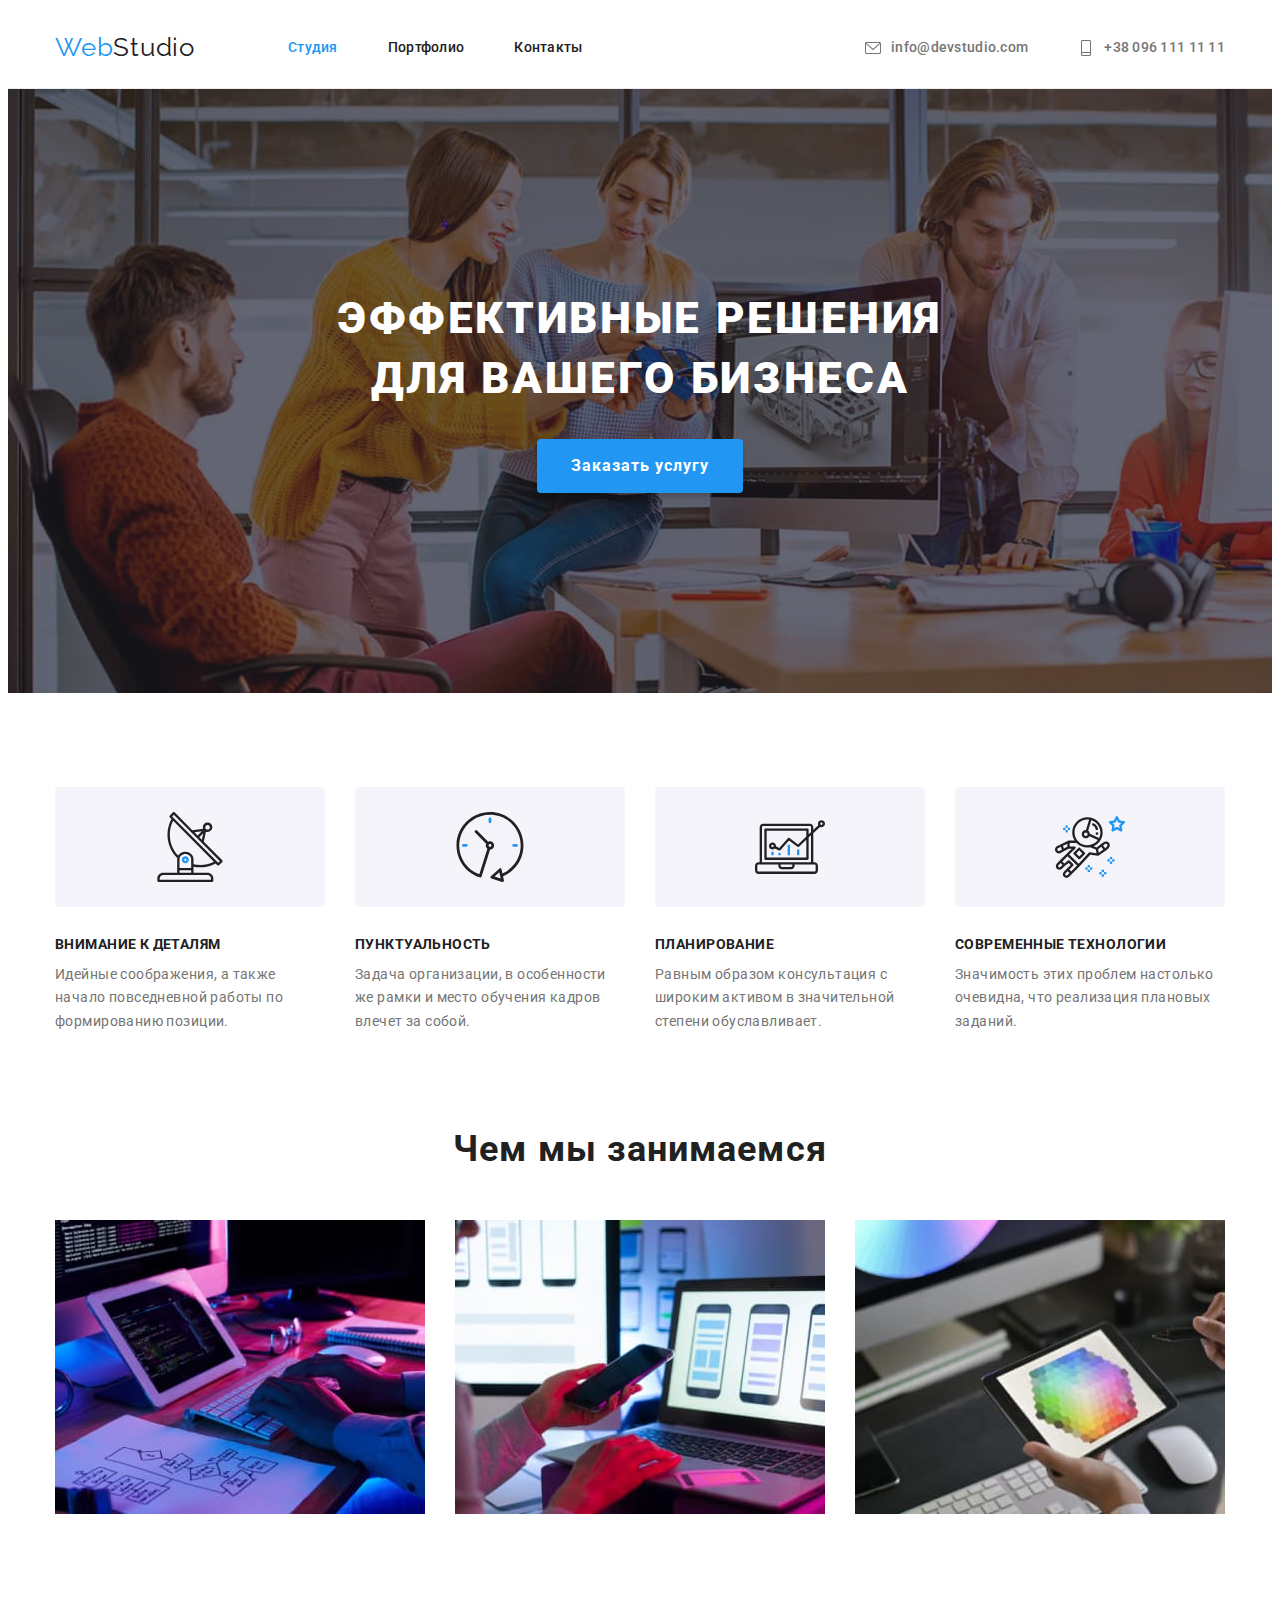
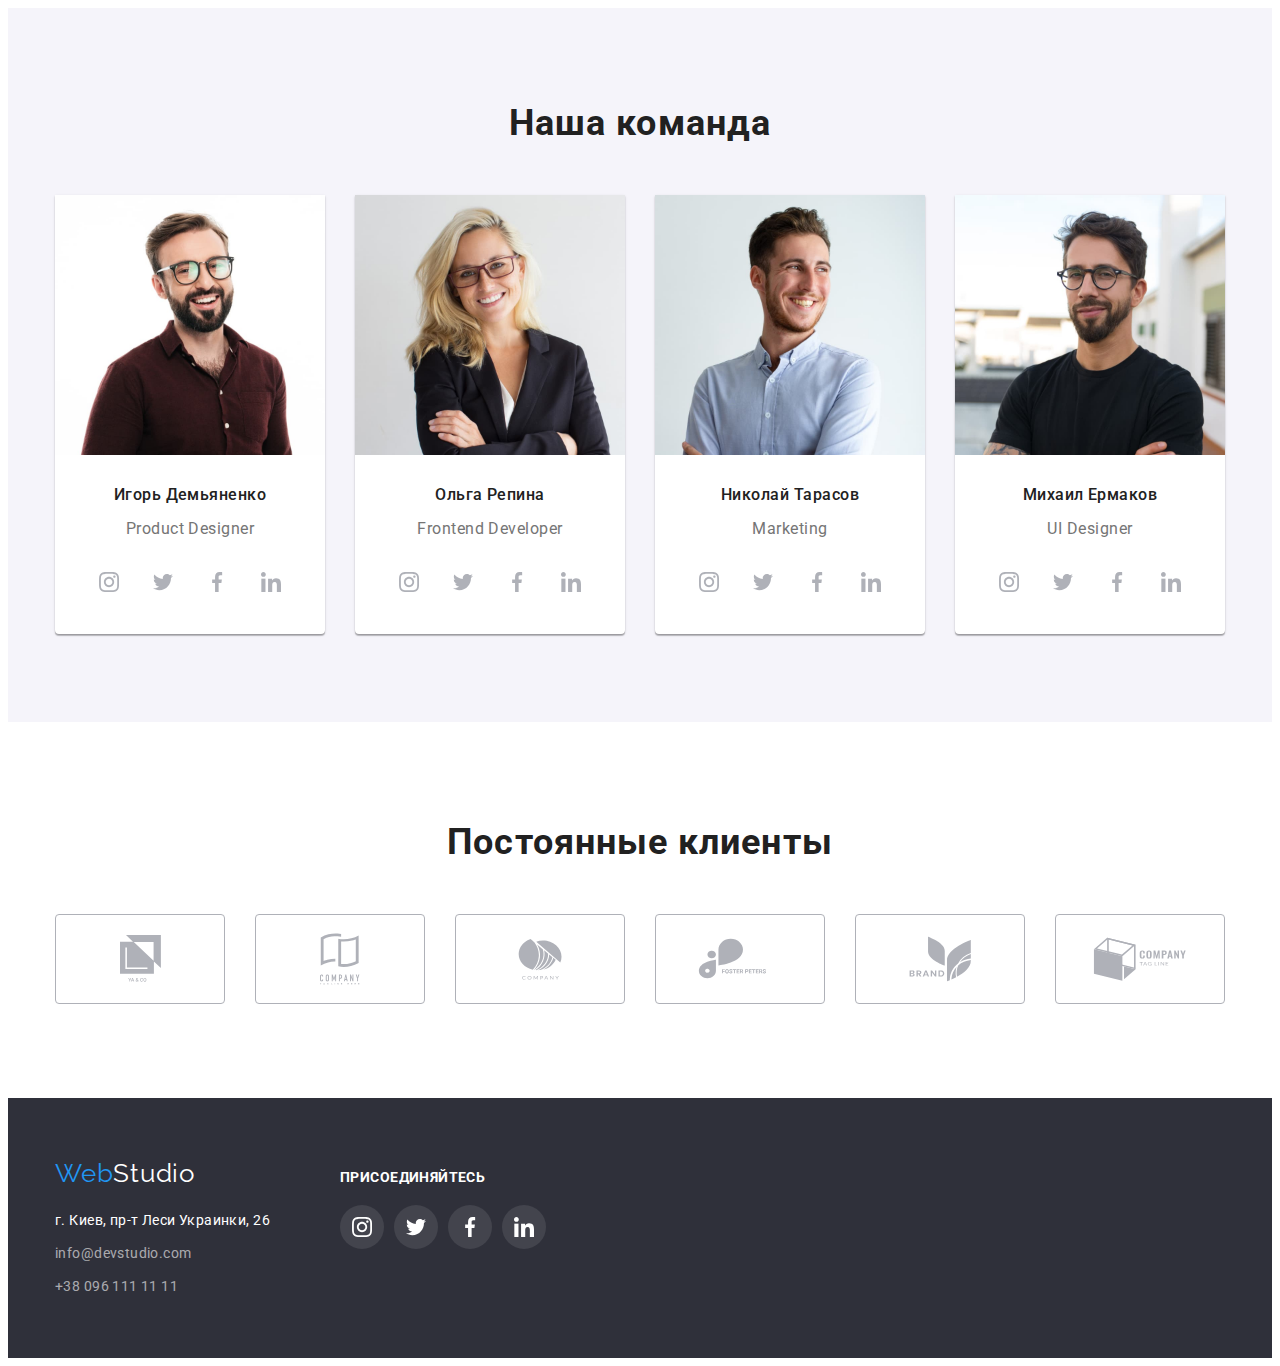
<file: index.html>
<!DOCTYPE html>
<html lang="ru">
<head>
    <meta charset="UTF-8">
    <meta http-equiv="X-UA-Compatible" content="IE=edge">
    <meta name="viewport" content="width=device-width, initial-scale=1.0">
    <title>Студия</title>
    <link rel="preconnect" href="https://fonts.googleapis.com">
    <link rel="preconnect" href="https://fonts.gstatic.com" crossorigin>
    <link href="https://fonts.googleapis.com/css2?family=Raleway:wght@700&family=Roboto:wght@400;500;700;900&display=swap" rel="stylesheet">
    <link rel="stylesheet" href="https://cdnjs.cloudflare.com/ajax/libs/modern-normalize/1.1.0/modern-normalize.min.css" integrity="sha512-wpPYUAdjBVSE4KJnH1VR1HeZfpl1ub8YT/NKx4PuQ5NmX2tKuGu6U/JRp5y+Y8XG2tV+wKQpNHVUX03MfMFn9Q==" crossorigin="anonymous" referrerpolicy="no-referrer" />
    <link rel="stylesheet" href="./css/styles.css">
</head>
    <body>
        <header class="header-studio">
            <div class="container header-container">
                <a class="link logo-hdr" href=""><span class="logo-accent">Web</span>Studio</a>
                <nav class="nav-block">
                    <ul class="site-nav">
                        <li class="site-nav-item"><a class="link-current" href="./index.html">Студия</a></li>
                        <li class="site-nav-item"><a class="link" href="./portfolio.html">Портфолио</a></li>
                        <li class="site-nav-item"><a class="link" href="">Контакты</a></li>
                    </ul>
                </nav>
                <ul class="contact-nav">
                    <li class="contact-nav-item">
                        <a class="link mail-hdr" href="mailto:info@devstudio.com">
                            <svg class="icon-mail" width="" height="">
                                <use href="./images/icons.svg#icon-mail"></use>
                            </svg>
                            info@devstudio.com
                        </a>
                    </li>
                    <li class="contact-nav-item">
                        <a class="link tel-hdr" href="tel:+380961111111">
                            <svg class="icon-tel">
                                <use href="./images/icons.svg#icon-phone"></use>
                            </svg>
                            +38 096 111 11 11
                        </a>
                    </li>
                </ul>
            </div>
        </header>
    <main>

    <!-- ГЕРОЙ -->

        <section class="order">
            <div class="container order-container">
                <h1 class="above-btn-txt">Эффективные решения для вашего бизнеса</h1>
                <button class="order-btn" type="button">Заказать услугу</button>
            </div>
        </section>
    
    <!-- ОСОБЕННОСТИ-->

    <section class="features" >
        <div class="container features-container">
            <ul class="features-list">
                <li class="features-list-item">
                    <div class="features-list-icon-container">
                        <svg class="features-list-icon">
                            <use href="./images/icons.svg#icon-antenna"width="70" height="70"></use>
                        </svg>
                    </div>
                    <h3 class="features-header">Внимание к деталям</h3>
                    <p class="features-description">Идейные соображения, а также начало повседневной работы по формированию позиции.</p>
                </li>
                <li class="features-list-item">
                    <div class="features-list-icon-container">
                        <svg class="features-list-icon">
                            <use href="./images/icons.svg#icon-clock" width="70" height="70"></use>
                        </svg>
                    </div>
                    <h3 class="features-header">Пунктуальность</h3>
                    <p class="features-description">Задача организации, в особенности же рамки и место обучения кадров влечет за собой.</p>
                </li>
                <li class="features-list-item">
                    <div class="features-list-icon-container">
                        <svg class="features-list-icon">
                            <use href="./images/icons.svg#icon-diagram" width="70" height="70"></use>
                        </svg>
                    </div>
                    <h3 class="features-header">Планирование</h3>
                    <p class="features-description">Равным образом консультация с широким активом в значительной степени обуславливает.</p>
                </li>
                    
                <li class="features-list-item">
                    <div class="features-list-icon-container">
                        <svg class="features-list-icon">
                            <use href="./images/icons.svg#icon-astronaut" width="70" height="70"></use>
                        </svg>
                    </div>
                    <h3 class="features-header">Современные технологии</h3>
                    <p class="features-description">Значимость этих проблем настолько очевидна, что реализация плановых заданий.</p>
                </li>
            </ul>
        </div>
    </section>

    <!-- УСЛУГИ -->

    <section class="service">
        <div class="container service">
            <h2 class="service-header">Чем мы занимаемся</h2>
            <ul class="service-list">
                <li class="service-list-item">
                    <img src="./images/photo_1.jpg" alt="Рабочее место в оффисе" width="370" height="294">
                </li>
                <li class="service-list-item">
                    <img src="./images/photo_2.jpg" alt="Разработка веб-интерфейса приложения" width="370" height="294">
                </li>
                <li class="service-list-item">
                    <img src="./images/photo_3.jpg" alt="Работа с графическим планшетом" width="370" height="294">
                </li>
            </ul>
        </div>
    </section>

    <!-- КОМАНДА -->

    <section class="team">
        <div class="container-team">
            <h2 class="team-header">Наша команда</h2>
            <ul class="team-list">
                <li class="team-list-item">
                    <img class="team-photo" src="./images/team_1.jpg" alt="Игорь Демьяненко" width="270" height="260">
                    <div class="team-text">
                        <h3 class="team-list-header">Игорь Демьяненко</h3>
                        <p class="team-list-activity">Product Designer</p>
                        <ul class="team-social-list">
                            <li class="team-social-list-item">
                                <a href="" class="team-social-list-item-link">
                                    <svg class="team-social-link-icon" width="20" height="20">
                                        <use href="./images/icons.svg#icon-instagram"></use>
                                    </svg>
                                </a>
                            </li>
                            <li class="team-social-list-item">
                                <a href="" class="team-social-list-item-link">
                                    <svg class="team-social-link-icon" width="20" height="20">
                                        <use href="./images/icons.svg#icon-twitter"></use>
                                    </svg>
                                </a>
                            </li>
                            <li class="team-social-list-item">
                                <a href="" class="team-social-list-item-link">
                                    <svg class="team-social-link-icon" width="20" height="20">
                                        <use href="./images/icons.svg#icon-facebook"></use>
                                    </svg>
                                </a>
                            </li>
                            <li class="team-social-list-item">
                                <a href="" class="team-social-list-item-link">
                                    <svg class="team-social-link-icon" width="20" height="20">
                                        <use href="./images/icons.svg#icon-linkedin"></use>
                                    </svg>
                                </a>
                            </li>
                        </ul>
                    </div>
                </li>
                <li class="team-list-item">
                    <img class="team-photo" src="./images/team_2.jpg" alt="Ольга Репина" width="270" height="260">
                    <div class="team-text">
                        <h3 class="team-list-header">Ольга Репина</h3>
                        <p class="team-list-activity">Frontend Developer</p>
                        <ul class="team-social-list">
                            <li class="team-social-list-item">
                                <a href="" class="team-social-list-item-link">
                                    <svg class="team-social-link-icon" width="20" height="20">
                                        <use href="./images/icons.svg#icon-instagram"></use>
                                    </svg>
                                </a>
                            </li>
                            <li class="team-social-list-item">
                                <a href="" class="team-social-list-item-link">
                                    <svg class="team-social-link-icon" width="20" height="20">
                                        <use href="./images/icons.svg#icon-twitter"></use>
                                    </svg>
                                </a>
                            </li>
                            <li class="team-social-list-item">
                                <a href="" class="team-social-list-item-link">
                                    <svg class="team-social-link-icon" width="20" height="20">
                                        <use href="./images/icons.svg#icon-facebook"></use>
                                    </svg>
                                </a>
                            </li>
                            <li class="team-social-list-item">
                                <a href="" class="team-social-list-item-link">
                                    <svg class="team-social-link-icon" width="20" height="20">
                                        <use href="./images/icons.svg#icon-linkedin"></use>
                                    </svg>
                                </a>
                            </li>
                        </ul>
                    </div>
                </li>
                <li class="team-list-item">
                    <img class="team-photo" src="./images/team_3.jpg" alt="Николай Тарасов" width="270" height="260">
                    <div class="team-text">
                        <h3 class="team-list-header">Николай Тарасов</h3>
                        <p class="team-list-activity">Marketing</p>
                        <ul class="team-social-list">
                            <li class="team-social-list-item">
                                <a href="" class="team-social-list-item-link">
                                    <svg class="team-social-link-icon" width="20" height="20">
                                        <use href="./images/icons.svg#icon-instagram"></use>
                                    </svg>
                                </a>
                            </li>
                            <li class="team-social-list-item">
                                <a href="" class="team-social-list-item-link">
                                    <svg class="team-social-link-icon" width="20" height="20">
                                        <use href="./images/icons.svg#icon-twitter"></use>
                                    </svg>
                                </a>
                            </li>
                            <li class="team-social-list-item">
                                <a href="" class="team-social-list-item-link">
                                    <svg class="team-social-link-icon" width="20" height="20">
                                        <use href="./images/icons.svg#icon-facebook"></use>
                                    </svg>
                                </a>
                            </li>
                            <li class="team-social-list-item">
                                <a href="" class="team-social-list-item-link">
                                    <svg class="team-social-link-icon" width="20" height="20">
                                        <use href="./images/icons.svg#icon-linkedin"></use>
                                    </svg>
                                </a>
                            </li>
                        </ul>
                    </div>                
                </li>
                <li class="team-list-item">
                    <img class="team-photo" src="./images/team_4.jpg" alt="Михаил Ермаков" width="270" height="260">
                    <div class="team-text">
                        <h3 class="team-list-header">Михаил Ермаков</h3>
                        <p class="team-list-activity">UI Designer</p>
                        <ul class="team-social-list">
                            <li class="team-social-list-item">
                                <a href="" class="team-social-list-item-link">
                                    <svg class="team-social-link-icon" width="20" height="20">
                                        <use href="./images/icons.svg#icon-instagram"></use>
                                    </svg>
                                </a>
                            </li>
                            <li class="team-social-list-item">
                                <a href="" class="team-social-list-item-link">
                                    <svg class="team-social-link-icon" width="20" height="20">
                                        <use href="./images/icons.svg#icon-twitter"></use>
                                    </svg>
                                </a>
                            </li>
                            <li class="team-social-list-item">
                                <a href="" class="team-social-list-item-link">
                                    <svg class="team-social-link-icon" width="20" height="20">
                                        <use href="./images/icons.svg#icon-facebook"></use>
                                    </svg>
                                </a>
                            </li>
                            <li class="team-social-list-item">
                                <a href="" class="team-social-list-item-link">
                                    <svg class="team-social-link-icon" width="20" height="20">
                                        <use href="./images/icons.svg#icon-linkedin"></use>
                                    </svg>
                                </a>
                            </li>
                        </ul>
                    </div>
                </li>
            </ul>
        </div>
    </section>
    <section class="clients">
        <div class="container clients-container">
            <h2 class="clients-header">Постоянные клиенты</h2>
            <ul class="clients-list">
                <li class="clients-list-item">
                    <a href="" class="clients-list-item-link">
                        <svg class="clients-icon" width="41" height="47">
                            <use href="./images/icons.svg#icon-logo"></use>
                        </svg>
                    </a>
                </li>
                <li class="clients-list-item">
                    <a href="" class="clients-list-item-link">
                        <svg class="clients-icon" width="40" height="52">
                            <use href="./images/icons.svg#icon-logo-1"></use>
                        </svg>
                    </a>
                </li>
                <li class="clients-list-item">
                    <a href="" class="clients-list-item-link">
                        <svg class="clients-icon" width="44" height="42">
                            <use href="./images/icons.svg#icon-logo-2"></use>
                        </svg>
                    </a>
                </li>
                <li class="clients-list-item">
                    <a href="" class="clients-list-item-link">
                        <svg class="clients-icon" width="85" height="41">
                            <use href="./images/icons.svg#icon-logo-3"></use>
                        </svg>
                    </a>
                </li>
                <li class="clients-list-item">
                    <a href="" class="clients-list-item-link">
                        <svg class="clients-icon" width="63" height="46">
                            <use href="./images/icons.svg#icon-logo-4"></use>
                        </svg>
                    </a>
                </li>
                <li class="clients-list-item">
                    <a href="" class="clients-list-item-link">
                        <svg class="clients-icon" width="94" height="44">
                            <use href="./images/icons.svg#icon-logo-5"></use>
                        </svg>
                    </a>
                </li>
            </ul>
        </div>
    </section>
</main>
    <footer class="footer-studio">
        <div class="container footer-container">
            <div class="footer-logo-adress">
            <a class="link logo-ftr" href=""><span class="logo-accent">Web</span>Studio</a>
            <address class="footer-adress">
                <ul class="adress-list">
                    <li class="adress-item"><a class="link adress-ftr" href="">г. Киев, пр-т Леси Украинки, 26</a></li>
                    <li class="adress-item"><a class="link mail-ftr" href="mailto:info@devstudio.com">info@devstudio.com</a></li>
                    <li class="adress-item"><a class="link tel-ftr" href="tel:+380961111111">+38 096 111 11 11</a></li>
                </ul>
            </address>
            </div>
            <div class="footer-social">
                <p class="footer-social-text">Присоединяйтесь</p>
                <ul class="footer-social-links-list">
                <li class="footer-social-links-item">
                    <a href="" class="footer-social-links-link">
                        <svg class="footer-social-icon" width="20" height="20">
                            <use href="./images/icons.svg#icon-instagram"></use>
                        </svg>
                    </a>
                </li>
                <li class="footer-social-links-item">
                    <a href="" class="footer-social-links-link">
                        <svg class="footer-social-icon" width="20" height="20">
                            <use href="./images/icons.svg#icon-twitter"></use>
                        </svg>
                    </a>
                </li>
                <li class="footer-social-links-item">
                    <a href="" class="footer-social-links-link">
                        <svg class="footer-social-icon" width="20" height="20">
                            <use href="./images/icons.svg#icon-facebook"></use>
                        </svg>
                    </a>
                </li>
                <li class="footer-social-links-item">
                    <a href="" class="footer-social-links-link">
                        <svg class="footer-social-icon" width="20" height="20">
                            <use href="./images/icons.svg#icon-linkedin"></use>
                        </svg>
                    </a>
                </li>
                </ul>

            </div>
        </div>
    </footer>
</body>
</html>
</file>
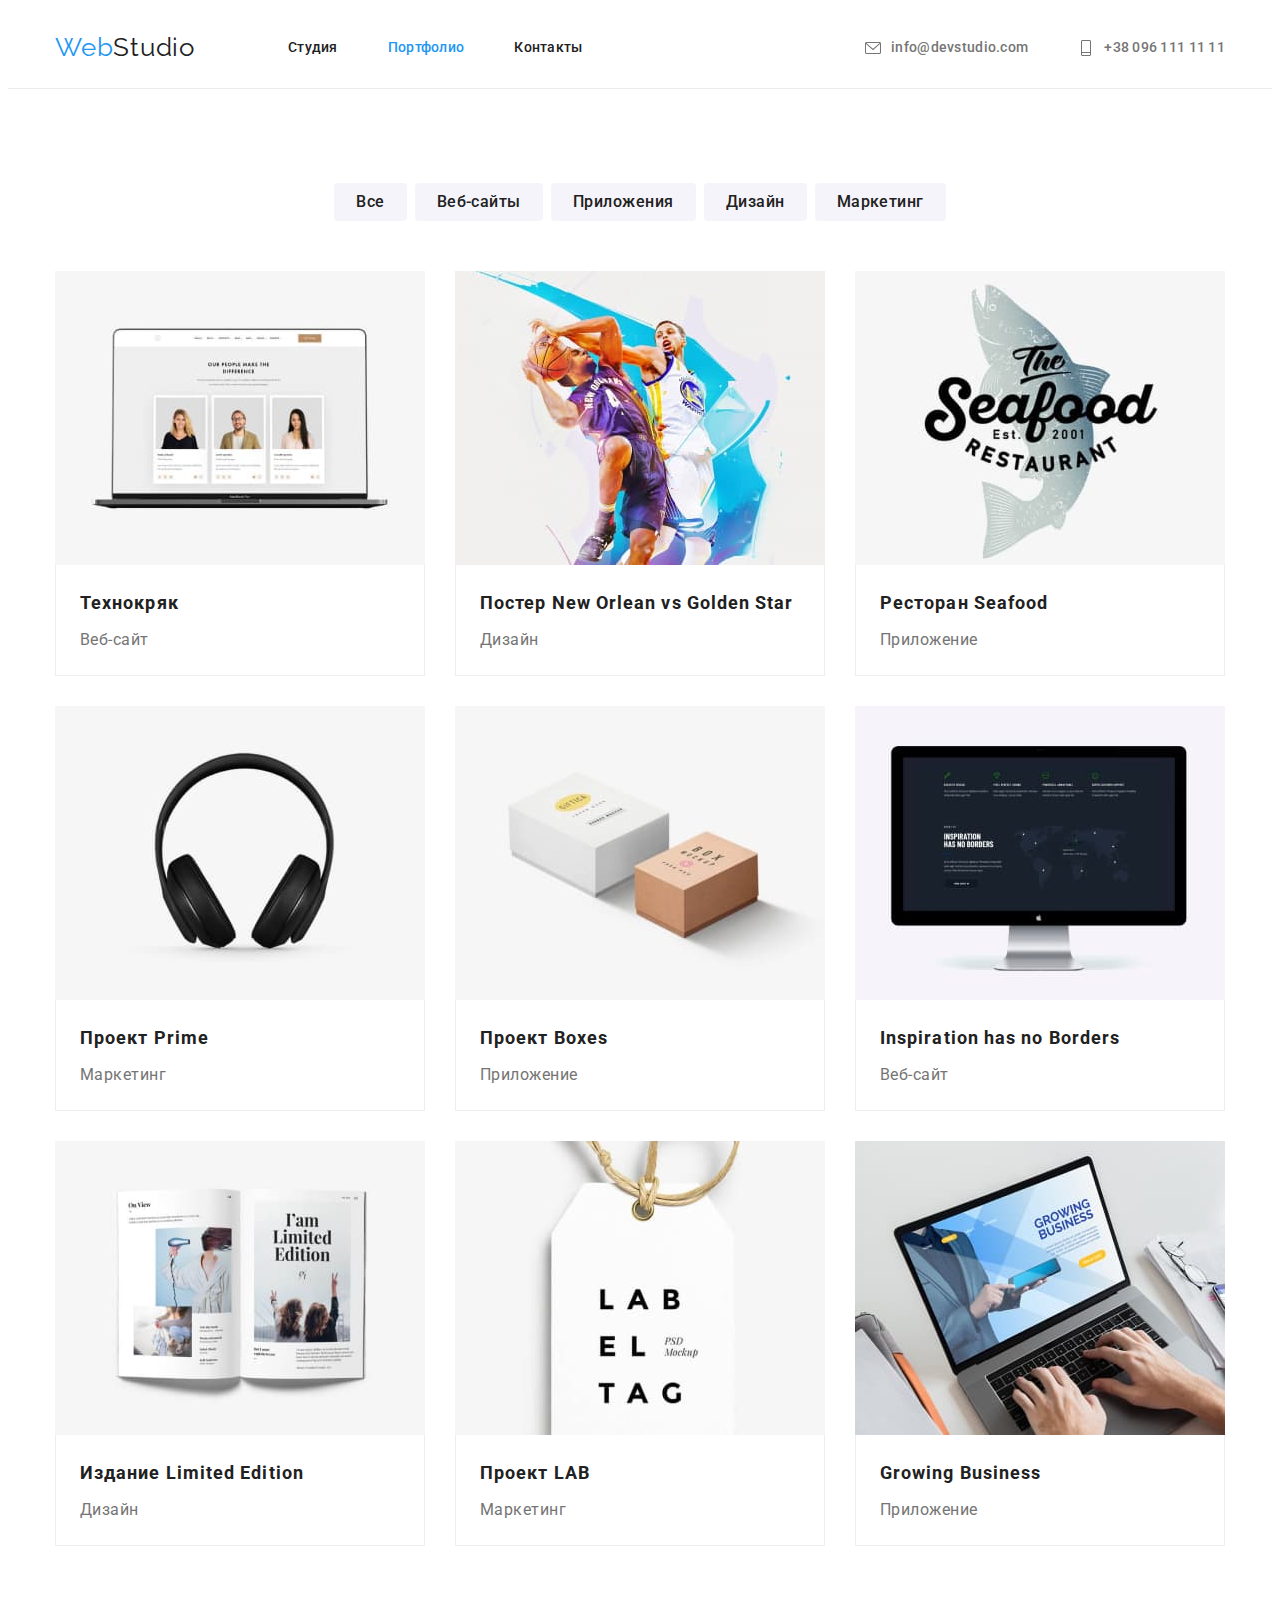
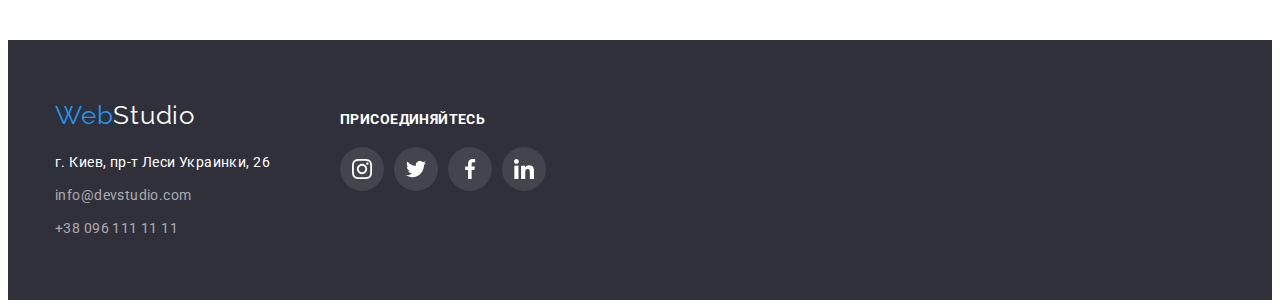
<file: portfolio.html>
<!DOCTYPE html>
<html lang="ru">

<head>
    <meta charset="UTF-8">
    <meta http-equiv="X-UA-Compatible" content="IE=edge">
    <meta name="viewport" content="width=device-width, initial-scale=1.0">
    <title>Портфолио</title>
    <link rel="preconnect" href="https://fonts.googleapis.com">
    <link rel="preconnect" href="https://fonts.gstatic.com" crossorigin>
    <link href="https://fonts.googleapis.com/css2?family=Raleway:wght@700&family=Roboto:wght@400;500;900&display=swap" rel="stylesheet">
    <link rel="stylesheet" href="https://cdnjs.cloudflare.com/ajax/libs/modern-normalize/1.1.0/modern-normalize.min.css" integrity="sha512-wpPYUAdjBVSE4KJnH1VR1HeZfpl1ub8YT/NKx4PuQ5NmX2tKuGu6U/JRp5y+Y8XG2tV+wKQpNHVUX03MfMFn9Q==" crossorigin="anonymous" referrerpolicy="no-referrer" />
    <link rel="stylesheet" href="./css/styles.css">
</head>

<body>
    <header class="header-studio">
        <div class="container header-container">
            <a class="link logo-hdr" href=""><span class="logo-accent">Web</span>Studio</a>
            <nav class="nav-block">
                <ul class="site-nav">
                    <li class="site-nav-item"><a class="link" href="./index.html">Студия</a></li>
                    <li class="site-nav-item"><a class="link-current" href="./portfolio.html">Портфолио</a></li>
                    <li class="site-nav-item"><a class="link" href="">Контакты</a></li>
                </ul>
            </nav>
            <ul class="contact-nav">
                <li class="contact-nav-item">
                    <a class="link mail-hdr" href="mailto:info@devstudio.com">
                        <svg class="icon-mail" width="" height="">
                            <use href="./images/icons.svg#icon-mail"></use>
                        </svg>
                        info@devstudio.com
                    </a>
                </li>
                <li class="contact-nav-item">
                    <a class="link tel-hdr" href="tel:+380961111111">
                        <svg class="icon-tel">
                            <use href="./images/icons.svg#icon-phone"></use>
                        </svg>
                        +38 096 111 11 11
                    </a>
                </li>
            </ul>
        </div>
    </header>
    <main class="portfolio-main">
        <section class="container portfolio-content">
            <div>
                <h1 class="hide">Портфолио</h1>
                <ul class="filter">
                    <li class="filter-item"><button class="filter-btn" type="button">Все</button></li>
                    <li class="filter-item"><button class="filter-btn" type="button">Веб-сайты</button></li>
                    <li class="filter-item"><button class="filter-btn" type="button">Приложения</button></li>
                    <li class="filter-item"><button class="filter-btn" type="button">Дизайн</button></li>
                    <li class="filter-item"><button class="filter-btn" type="button">Маркетинг</button></li>
                </ul>
                <ul class="products">
                    <li class="products-item">
                        <img src="./images/portfolio-1.jpg" alt="Технокряк" width="370" height="294">
                        <div class="products-photo-description"><h2 class="products-name">Технокряк</h2>
                        <p class="products-list-description">Веб-сайт</p>
                        </div>
                    </li>
                    <li class="products-item">
                        <img src="./images/portfolio-2.jpg" alt="Постер New Orlean vs Golden Star" width="370" height="294">
                        <div class="products-photo-description"><h2 class="products-name">Постер New Orlean vs Golden Star</h2>
                        <p class="products-list-description">Дизайн</p>
                        </div>
                    </li>
                    <li class="products-item">
                        <img src="./images/portfolio-3.jpg" alt="Ресторан Seafood" width="370" height="294">
                        <div class="products-photo-description"><h2 class="products-name">Ресторан Seafood</h2>
                        <p class="products-list-description">Приложение</p>
                        </div>
                    </li>
                        <li class="products-item">
                        <img src="./images/portfolio-4.jpg" alt="Проект Prime" width="370" height="294">
                        <div class="products-photo-description"><h2 class="products-name">Проект Prime</h2>
                        <p class="products-list-description">Маркетинг</p>
                        </div>
                    </li>
                    <li class="products-item">
                        <img src="./images/portfolio-5.jpg" alt="Проект Boxes" width="370" height="294">
                        <div class="products-photo-description"><h2 class="products-name">Проект Boxes</h2>
                        <p class="products-list-description">Приложение</p>
                        </div>
                    </li>
                    <li class="products-item">
                        <img src="./images/portfolio-6.jpg" alt="Inspiration has no Borders" width="370" height="294">
                        <div class="products-photo-description"><h2 class="products-name">Inspiration has no Borders</h2>
                        <p class="products-list-description">Веб-сайт</p>
                        </div>
                    </li>
                    <li class="products-item">
                        <img src="./images/portfolio-7.jpg" alt="Издание Limited Edition" width="370" height="294">
                        <div class="products-photo-description"> <h2 class="products-name">Издание Limited Edition</h2>
                        <p class="products-list-description">Дизайн</p>
                        </div>
                    </li>
                    <li class="products-item">
                        <img src="./images/portfolio-8.jpg" alt="Проект LAB" width="370" height="294">
                        <div class="products-photo-description"><h2 class="products-name">Проект LAB</h2>
                        <p class="products-list-description">Маркетинг</p>
                        </div>
                    </li>
                    <li class="products-item">
                        <img src="./images/portfolio-9.jpg" alt="Growing Business" width="370" height="294">
                        <div class="products-photo-description"><h2 class="products-name">Growing Business</h2>
                        <p class="products-list-description">Приложение</p>
                        </div>
                    </li>
                </ul>
            </div>    
        </section>
    </main>
        <footer class="footer-studio">
            <div class="container footer-container">
                <div class="footer-logo-adress">
                    <a class="link logo-ftr" href=""><span class="logo-accent">Web</span>Studio</a>
                    <address class="footer-adress">
                        <ul class="adress-list">
                            <li class="adress-item"><a class="link adress-ftr" href="">г. Киев, пр-т Леси Украинки, 26</a></li>
                            <li class="adress-item"><a class="link mail-ftr"
                                    href="mailto:info@devstudio.com">info@devstudio.com</a></li>
                            <li class="adress-item"><a class="link tel-ftr" href="tel:+380961111111">+38 096 111 11 11</a></li>
                        </ul>
                    </address>
                </div>
                <div class="footer-social">
                    <p class="footer-social-text">Присоединяйтесь</p>
                    <ul class="footer-social-links-list">
                        <li class="footer-social-links-item">
                            <a href="" class="footer-social-links-link">
                                <svg class="footer-social-icon" width="20" height="20">
                                    <use href="./images/icons.svg#icon-instagram"></use>
                                </svg>
                            </a>
                        </li>
                        <li class="footer-social-links-item">
                            <a href="" class="footer-social-links-link">
                                <svg class="footer-social-icon" width="20" height="20">
                                    <use href="./images/icons.svg#icon-twitter"></use>
                                </svg>
                            </a>
                        </li>
                        <li class="footer-social-links-item">
                            <a href="" class="footer-social-links-link">
                                <svg class="footer-social-icon" width="20" height="20">
                                    <use href="./images/icons.svg#icon-facebook"></use>
                                </svg>
                            </a>
                        </li>
                        <li class="footer-social-links-item">
                            <a href="" class="footer-social-links-link">
                                <svg class="footer-social-icon" width="20" height="20">
                                    <use href="./images/icons.svg#icon-linkedin"></use>
                                </svg>
                            </a>
                        </li>
                    </ul>
        
                </div>
            </div>
        </footer>
</body>

</html>
</file>
<file: css/styles.css>
*,
::after,
::before {
  box-sizing: border-box;
}

:root {
  --primary-text-color: #212121;
  --accent-color: #2196f3;
  --primary-white-color: #ffffff;
  --primary-grey-color: #757575;
  --background-icon-color: #f5f4fa;
  --icon-color: #afb1b8;
}

body {
  font-family: "Raleway", sans-serif;
  font-family: "Roboto", sans-serif;
  color: var(--primary-text-color);
}

p,
h1,
h2,
h3,
h4,
h5,
h6 {
  margin: 0;
}

ul {
  margin: 0;
  padding: 0;
}

img {
  display: block;
  min-width: 100%;
}

section {
  padding: 94px 0 94px 0;
}

.container {
  width: 1200px;
  margin: 0 auto;
  padding: 0 15px 0 15px;
}

.hide {
  opacity: 0;
  font-size: 0px;
  line-height: 0px;
  display: none;
  color: transparent;
  visibility: hidden;
  overflow: hidden;
  width: 0px;
  height: 0px;
}

a {
  text-decoration: none;
  color: var(--primary-text-color);
}

li {
  list-style-type: none;
}

.logo-accent {
  color: var(--accent-color);
}

.link-current {
  color: var(--accent-color);
}

[Type="button"]:hover,
[Type="button"]:focus {
  color: var(--primary-white-color);
  background-color: var(--accent-color);
  cursor: pointer;
}

.link:hover,
.link:focus {
  color: var(--accent-color);
  fill: var(--accent-color);
}

.header-studio {
  border-bottom: 1px solid #ececec;
}

.header-container {
  display: flex;
  align-items: center;
}

.logo-hdr {
  color: var(--primary-text-color);
  font-family: "Raleway";
  font-size: 26px;
  line-height: 1.19;
  letter-spacing: 0.03em;
  margin-right: 93px;
  padding-top: 24px;
  padding-bottom: 25px;
}

.nav-block {
  display: flex;
}

.site-nav {
  display: flex;
  color: var(--primary-text-color);
  font-size: 14px;
  line-height: 1.14;
  font-weight: 500;
  letter-spacing: 0.02em;
}

.site-nav-item:not(:last-child) {
  margin-right: 50px;
}

.contact-nav {
  display: flex;
  margin-left: auto;
  font-size: 14px;
  line-height: 1.14;
  font-weight: 500;
  letter-spacing: 0.02em;
}

.site-nav a,
.contact-nav a {
  padding-top: 32px;
  padding-bottom: 32px;
}

.contact-nav-item:not(:last-child) {
  margin-right: 50px;
}

.mail-hdr,
.tel-hdr {
  display: flex;
  align-items: center;
  color: #757575;
  fill: #757575;
}

.icon-mail {
  width: 16px;
  height: 16px;
  margin-right: 10px;
}

.icon-tel {
  width: 16px;
  height: 16px;
  margin-right: 10px;
}

.order {
  background-image: linear-gradient(
      rgba(47, 48, 58, 0.4),
      rgba(47, 48, 58, 0.4)
    ),
    url(../images/background-team.jpg);
  background-repeat: no-repeat;
  background-size: cover;
  padding-top: 200px;
  padding-bottom: 200px;
}

.order-container {
  text-align: center;
}

.above-btn-txt {
  text-transform: uppercase;
  color: var(--primary-white-color);
  font-size: 44px;
  line-height: 1.36;
  font-weight: 900;
  letter-spacing: 0.06em;
  margin: auto;
  margin-bottom: 30px;
  width: 696px;
}

.order-btn {
  font-family: "Roboto";
  font-size: 16px;
  line-height: 1.87;
  font-weight: 700;
  letter-spacing: 0.06em;
  color: var(--primary-white-color);
  background-color: var(--accent-color);
  padding: 10px 32px 10px 32px;
  border-radius: 4px;
  border-color: transparent;
  box-shadow: 0px 4px 4px rgb(0 0 0 / 15%);
}

.features {
  padding-bottom: 0;
}

.features-list {
  display: flex;
  flex-wrap: wrap;
  margin-left: -30px;
  margin-top: -30px;
}

.features-list-item {
  flex-basis: calc(100% / 4 - 30px);
  margin-left: 30px;
  margin-top: 30px;
}

.features-list-icon-container {
  display: flex;
  justify-content: center;
  align-items: center;
  margin-bottom: 30px;
  width: 270px;
  height: 120px;
  border-radius: 4px;
  background: var(--background-icon-color);
}

.features-list-icon {
  width: 70px;
  height: 70px;
  fill: var(--primary-text-color);
}

.features h3 {
  text-transform: uppercase;
  font-size: 14px;
  line-height: 1.14;
  font-weight: 700;
  letter-spacing: 0.03em;
  margin-bottom: 10px;
}

.features p {
  color: #757575;
  font-size: 14px;
  line-height: 1.71;
  font-weight: 400;
  letter-spacing: 0.03em;
}

.service h2 {
  color: var(--primary-text-color);
  font-size: 36px;
  line-height: 1.17;
  font-weight: 700;
  letter-spacing: 0.03em;
  margin-bottom: 50px;
  text-align: center;
}

.service-list {
  display: flex;
  justify-content: center;
  margin-left: -30px;
  margin-top: -30px;
}

.service-list-item {
  margin-left: 30px;
  margin-top: 30px;
}

.service-list-item:not(:first-child) {
  margin-left: 30px;
}
.team {
  background-color: #f5f4fa;
  margin-bottom: 6px;
  padding-bottom: 88px;
  padding-top: 94px;
}

.team-list {
  display: flex;
  justify-content: center;
}

.team-list-item {
  background: var(--primary-white-color);
  box-shadow: 0px 1px 3px rgba(0, 0, 0, 0.12), 0px 1px 1px rgba(0, 0, 0, 0.14),
    0px 2px 1px rgba(0, 0, 0, 0.2);
  border-radius: 0px 0px 4px 4px;
}

.team-list-item:not(:last-child) {
  margin-right: 30px;
}

.team h2 {
  color: var(--primary-text-color);
  font-size: 36px;
  line-height: 1.17;
  font-weight: 700;
  letter-spacing: 0.03em;
  text-align: center;
  margin-bottom: 50px;
}

.team-text {
  padding-top: 30px;
  padding-bottom: 30px;
}

.team h3 {
  color: var(--primary-text-color);
  font-size: 16px;
  line-height: 1.19;
  font-weight: 500;
  letter-spacing: 0.03em;
  margin-bottom: 10px;
  text-align: center;
}

.team p {
  color: #757575;
  font-size: 16px;
  line-height: 1.9;
  font-weight: 400;
  letter-spacing: 0.03em;
  text-align: center;
  margin-bottom: 16px;
}

.team-social-list {
  display: flex;
  justify-content: center;
  align-items: center;
}

.team-social-list-item {
  width: 44px;
  height: 44px;
}

.team-social-list-item:not(:last-child) {
  margin-right: 10px;
}
.team-social-list-item-link {
  width: 100%;
  height: 100%;
  display: flex;
  border-radius: 50%;
  justify-content: center;
  align-items: center;
  fill: var(--icon-color);
}

.team-social-list-item-link:hover,
.team-social-list-item-link:focus {
  fill: var(--primary-white-color);
  background-color: var(--accent-color);
}

/* Clients */

.clients-container {
  width: 1200px;
  padding: 0 15px 0 15px;
  margin: 0 auto;
}

.clients-header {
  color: var(--primary-text-color);
  font-weight: 700;
  font-size: 36px;
  line-height: 1.16;
  text-align: center;
  letter-spacing: 0.03em;
  margin-bottom: 50px;
}

.clients-list {
  display: flex;
  flex-direction: row;
  justify-content: center;
  margin-left: -30px;
}

.clients-list-item {
  margin-left: 30px;
}

.clients-list-item-link {
  display: flex;
  align-items: center;
  justify-content: center;
  width: 170px;
  height: 90px;
  border: 1px solid #afb1b8;
  box-sizing: border-box;
  border-radius: 4px;
  fill: var(--icon-color);
}

.clients-list-item-link:hover,
.clients-list-item-link:focus {
  color: var(--accent-color);
  fill: var(--accent-color);
  cursor: pointer;
  border: 1px solid var(--accent-color);
}

/* Footer */
footer {
  background-color: #2f303a;
}

.footer-container {
  display: flex;
  align-items: baseline;
  padding: 60px 15px;
}

.footer-logo-adress {
  margin-right: 70px;
}

.footer-social-text {
  font-weight: 700;
  font-size: 14px;
  line-height: 16px;
  letter-spacing: 0.03em;
  text-transform: uppercase;
  color: #fff;
  margin-bottom: 20px;
}

.footer-social-links-list {
  display: flex;
  align-items: center;
  justify-content: center;
}
.footer-social-links-item {
  width: 44px;
  height: 44px;
}

.footer-social-links-item:not(:last-child) {
  margin-right: 10px;
}

.footer-social-links-link {
  width: 100%;
  height: 100%;
  display: flex;
  border-radius: 50%;
  align-items: center;
  justify-content: center;
  background-color: #43444d;
  fill: var(--primary-white-color);
}

.footer-social-links-link:hover,
.footer-social-links-link:focus {
  background-color: var(--accent-color);
}

.logo-ftr {
  display: flex;
  color: var(--primary-white-color);
  font-family: "Raleway";
  font-size: 26px;
  line-height: 1.19;
  letter-spacing: 0.03em;
  text-align: center;
  margin-bottom: 20px;
}

.adress-ftr {
  color: var(--primary-white-color);
  font-size: 14px;
  line-height: 1.71;
  font-weight: 400;
  letter-spacing: 0.03em;
}

.mail-ftr,
.tel-ftr {
  color: rgba(255, 255, 255, 0.6);
  font-size: 14px;
  line-height: 1.71;
  font-weight: 400;
  letter-spacing: 0.03em;
}

.adress-item:not(:last-of-type) {
  margin-bottom: 9px;
}

.portfolio-content {
  background-color: var(--primary-white-color);
  padding-bottom: 94px;
  padding-top: 94px;
}

.filter {
  display: flex;
  justify-content: center;
  margin-bottom: 50px;
}

.filter-btn {
  display: inline-block;
  padding: 6px 22px;
  width: max-content;
  height: 38px;
  border-radius: 4px;
  border-color: var(--primary-white-color);
  background-color: rgba(245, 244, 250, 1);
  font-family: "Roboto";
  color: var(--primary-text-color);
  font-size: 16px;
  line-height: 1.62;
  font-weight: 500;
  letter-spacing: 0.03em;
  border-width: 0px;
}

.filter-btn:hover,
.filter-btn:focus {
  filter: drop-shadow(0px 4px 4px rgba(0, 0, 0, 0.25));
}

.filter > li:not(:last-child) {
  margin-right: 8px;
}

.products {
  display: flex;
  flex-wrap: wrap;
  margin-left: -30px;
  margin-top: -30px;
}

.products-item {
  flex-basis: calc(100% / 3 - 30px);
  margin-left: 30px;
  margin-top: 30px;
}

.products-item:hover,
.products-item:focus {
  box-shadow: 0px 1px 1px rgb(0 0 0 / 12%), 0px 4px 4px rgb(0 0 0 / 6%),
    1px 4px 6px rgb(0 0 0 / 16%);
}

.products h2 {
  color: var(--primary-text-color);
  font-size: 18px;
  line-height: 2;
  font-weight: 700;
  letter-spacing: 0.06em;
  text-align: left;
  margin-bottom: 4px;
}

.products p {
  color: #757575;
  font-size: 16px;
  line-height: 1.87;
  font-weight: 400;
  letter-spacing: 0.03em;
  text-align: left;
}

.products-photo-description {
  padding: 20px 24px;
  border: 1px solid #eeeeee;
  border-top: none;
  box-sizing: border-box;
}

.main-portfolio h1 {
  display: none;
}

address {
  font-style: normal;
}
</file>
